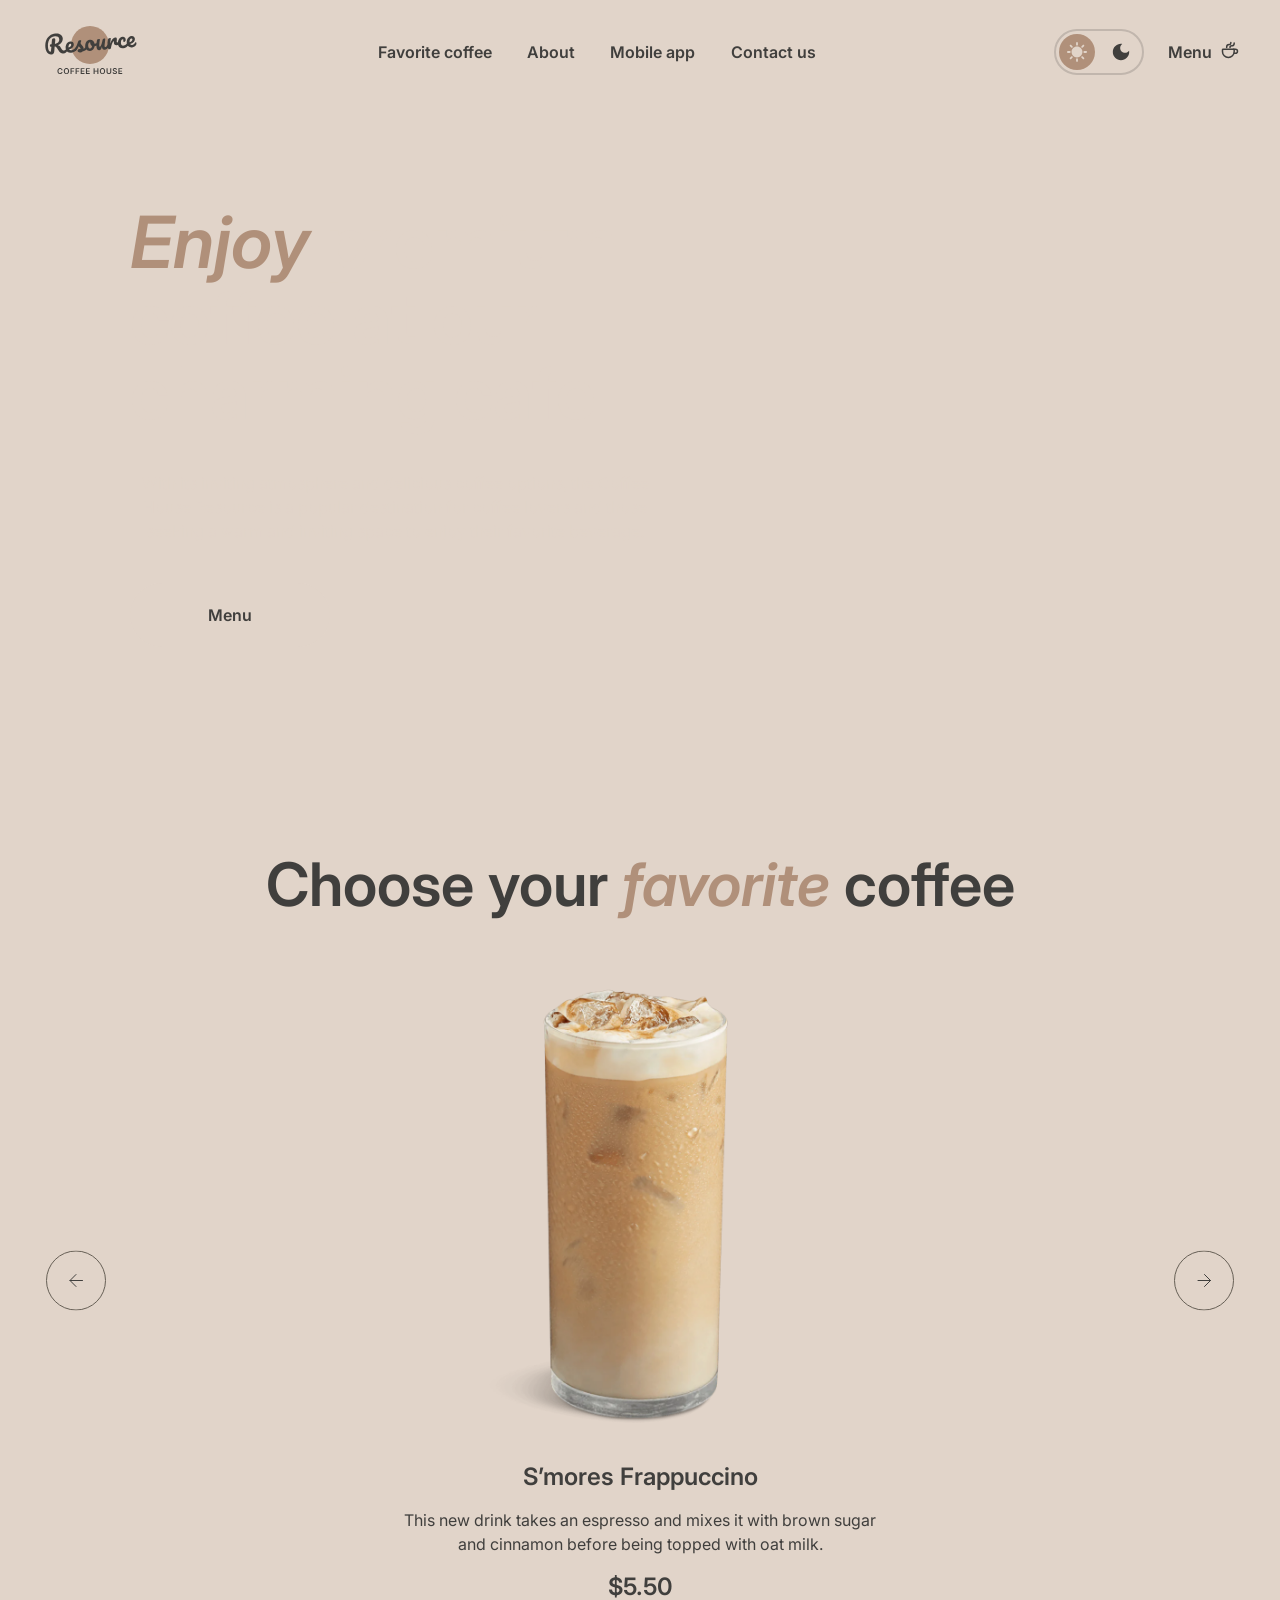
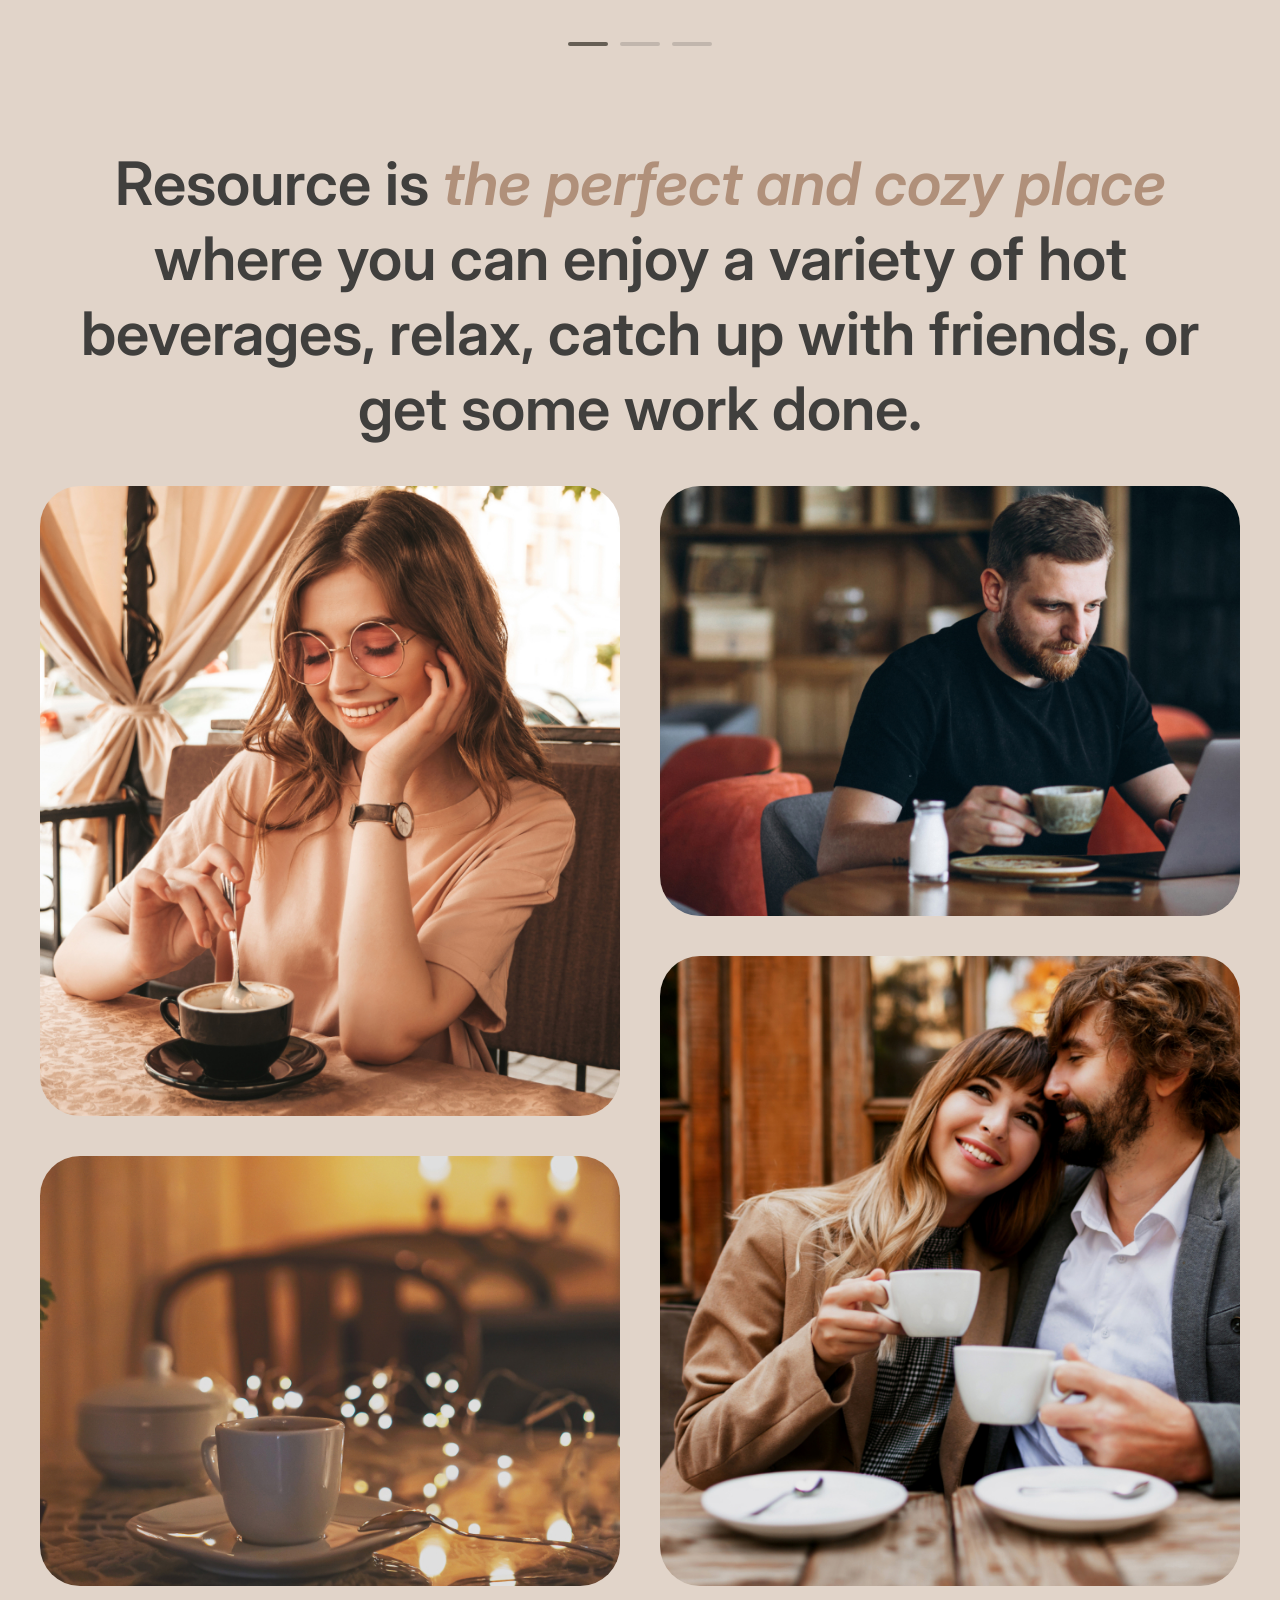
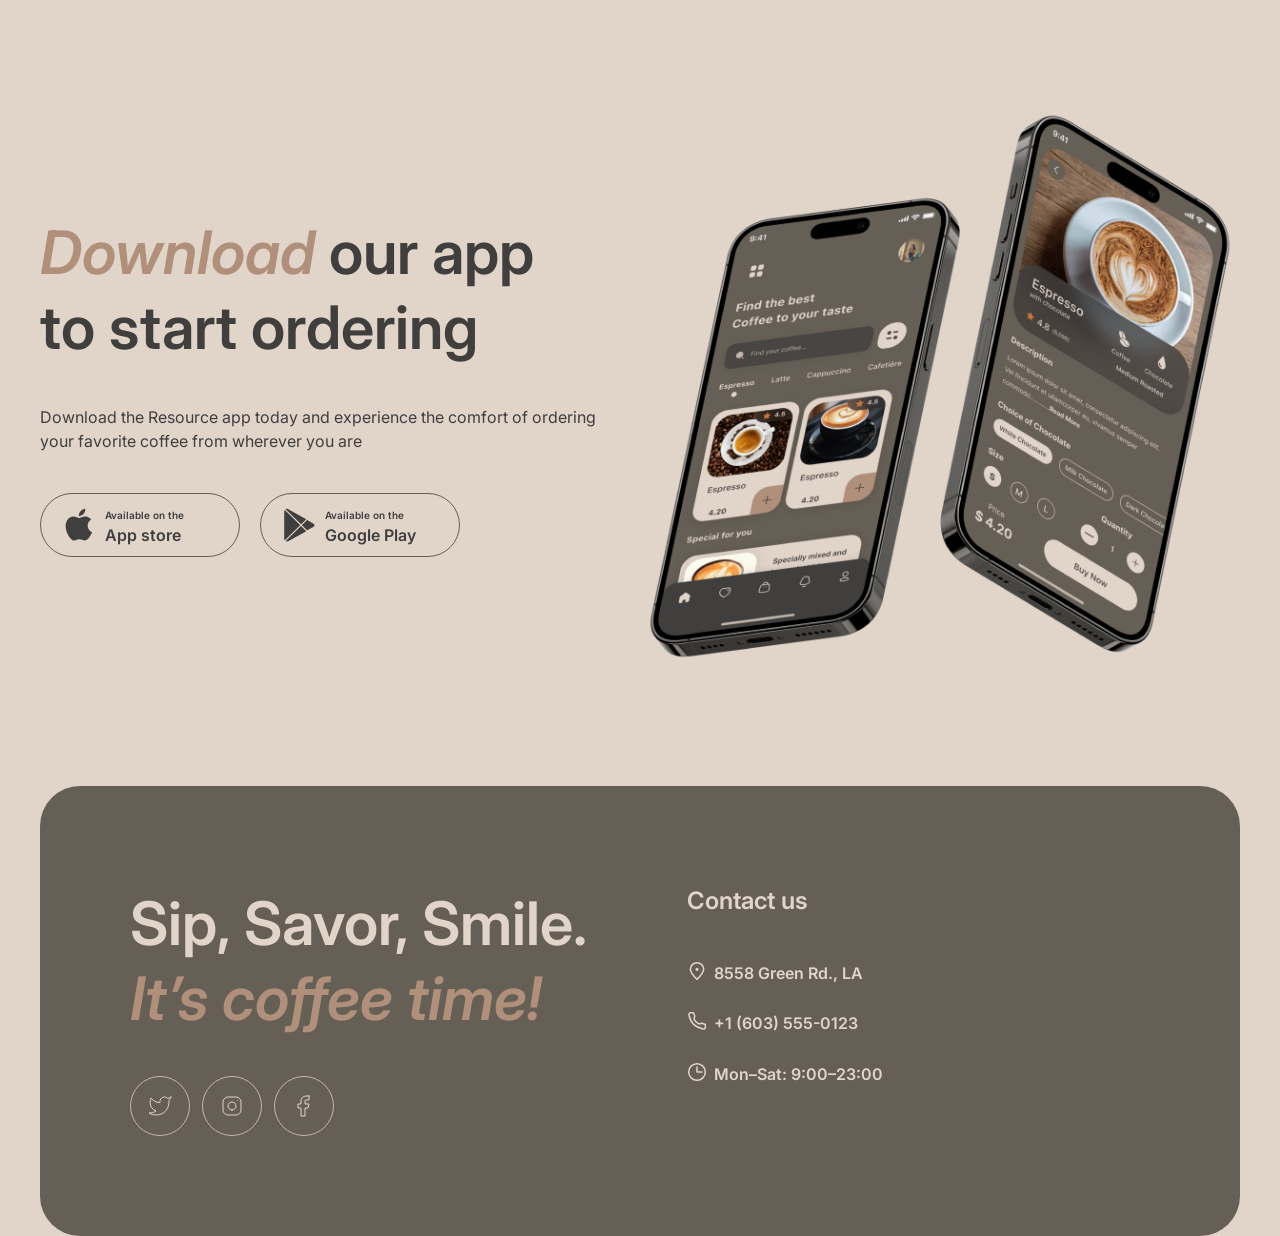
<file: pages/index.html>
<!DOCTYPE html>
<html lang="en">
<head>
  <meta charset="UTF-8">
  <meta name="viewport" content="width=device-width, initial-scale=1.0">
  <title>Coffee House</title>
  <link rel="preconnect" href="https://fonts.googleapis.com">
  <link rel="preconnect" href="https://fonts.gstatic.com" crossorigin>
  <link href="https://fonts.googleapis.com/css2?family=Inter:ital,opsz,wght@0,14..32,100..900;1,14..32,100..900&display=swap" rel="stylesheet">
  <link rel="icon" type="image/x-icon" href="../resources/favicon/favicon.ico">
  <link rel="icon" type="image/png" sizes="16x16" href="../resources/favicon/favicon-16x16.png">
  <link rel="icon" type="image/png" sizes="32x32" href="../resources/favicon/favicon-32x32.png">
  <link rel="apple-touch-icon" href="../resources/favicon/apple-touch-icon.png">
  <link rel="manifest" href="../resources/favicon/site.webmanifest">
  <link rel="stylesheet" href="../styles/reset.css">
  <link rel="stylesheet" href="../styles/variables.css">
  <link rel="stylesheet" href="../styles/themes.css">
  <link rel="stylesheet" href="../styles/layout.css">
  <link rel="stylesheet" href="../styles/base.css">
  <link rel="stylesheet" href="../styles/sections.css">
  <link rel="stylesheet" href="../styles/components.css">
  <link rel="stylesheet" href="../styles/adaptive.css">
</head>
<body>
  <div class="page-wrapper">
    <header class="header">
      <a href="index.html" aria-label="Logo" class="logo">
          <svg aria-hidden="true" width="100" height="60" viewBox="0 0 100 60" fill="none" xmlns="http://www.w3.org/2000/svg">
          <path d="M69 25C69 35.4934 60.4934 44 50 44C39.5066 44 31 35.4934 31 25C31 14.5066 39.5066 6 50 6C60.4934 6 69 14.5066 69 25Z" fill="var(--text-accent)"/>
          <path d="M95.6784 22.2913C95.8856 22.2732 96.0534 22.3548 96.1817 22.5364C96.326 22.7165 96.4127 22.9739 96.442 23.3086C96.4922 23.8824 96.4 24.3884 96.1652 24.8265C95.7789 25.5509 95.2359 26.1365 94.5362 26.5832C93.8524 27.0285 93.0084 27.295 92.0042 27.3829C90.4741 27.5168 89.2469 27.1664 88.3226 26.3318C87.3969 25.4812 86.8658 24.2749 86.7291 22.7129C86.6329 21.6131 86.7748 20.5727 87.1547 19.5919C87.5333 18.5951 88.1046 17.7822 88.8687 17.1532C89.6487 16.5229 90.5568 16.1623 91.5928 16.0717C92.5173 15.9908 93.2829 16.2049 93.8895 16.714C94.4948 17.2071 94.8386 17.9239 94.9209 18.8643C95.0171 19.9641 94.7016 20.9473 93.9743 21.814C93.2617 22.6633 91.9772 23.4021 90.1208 24.0303C90.5675 24.73 91.2451 25.0401 92.1537 24.9606C92.8072 24.9035 93.3279 24.7053 93.7158 24.3662C94.1197 24.0257 94.5692 23.4725 95.0643 22.7064C95.2346 22.4506 95.4393 22.3122 95.6784 22.2913ZM91.3914 18.4503C90.8016 18.5019 90.3295 18.8885 89.9751 19.6102C89.6365 20.3304 89.5098 21.1767 89.5949 22.149L89.5991 22.1968C90.5199 21.8914 91.2318 21.4918 91.7347 20.9981C92.2376 20.5044 92.4632 19.9626 92.4117 19.3729C92.3852 19.0701 92.2766 18.8386 92.0859 18.6786C91.9098 18.5013 91.6783 18.4252 91.3914 18.4503Z" fill="var(--text-primary)"/>
          <path d="M83.2976 28.1446C81.7356 28.2813 80.4779 27.9497 79.5245 27.1497C78.5857 26.3324 78.0529 25.1985 77.926 23.7481C77.813 22.457 77.969 21.303 78.394 20.2861C78.819 19.2692 79.4149 18.4622 80.1818 17.8651C80.9487 17.268 81.7784 16.9304 82.671 16.8523C83.5477 16.7756 84.2481 16.9793 84.7723 17.4635C85.311 17.9303 85.6159 18.5702 85.6871 19.383C85.7456 20.0525 85.6437 20.6316 85.3813 21.1203C85.1348 21.6076 84.7725 21.8722 84.2944 21.9141C83.9915 21.9406 83.7382 21.8904 83.5344 21.7637C83.3465 21.6356 83.2414 21.444 83.2191 21.189C83.2093 21.0774 83.2141 20.9485 83.2334 20.8023C83.2527 20.6561 83.2676 20.5504 83.278 20.4852C83.3367 20.2392 83.357 20.0125 83.3389 19.8053C83.3208 19.5981 83.2511 19.4436 83.1297 19.3418C83.0243 19.2386 82.876 19.1953 82.6847 19.2121C82.3181 19.2441 81.9901 19.4415 81.7006 19.8041C81.4097 20.1508 81.193 20.6114 81.0506 21.186C80.9081 21.7606 80.8661 22.3826 80.9247 23.0521C81.0865 24.901 81.9723 25.7551 83.5821 25.6142C84.2356 25.557 84.9181 25.2805 85.6296 24.7846C86.3556 24.2714 87.0469 23.5444 87.7034 22.6036C87.8752 22.3637 88.0806 22.2333 88.3197 22.2124C88.5269 22.1942 88.6946 22.2759 88.8229 22.4574C88.9672 22.6375 89.054 22.895 89.0832 23.2297C89.1362 23.8354 89.028 24.3427 88.7587 24.7518C88.0904 25.7418 87.2526 26.5378 86.2452 27.1399C85.2524 27.7247 84.2699 28.0596 83.2976 28.1446Z" fill="var(--text-primary)"/>
          <path d="M69.548 29.3476C68.9423 29.4006 68.4841 29.1195 68.1733 28.5042C67.8784 27.8876 67.6696 26.8779 67.5469 25.4753C67.3656 23.4032 67.4882 21.4089 67.9148 19.4924C68.0179 19.0177 68.2197 18.6627 68.5203 18.4276C68.8355 18.1752 69.288 18.0232 69.8778 17.9716C70.1965 17.9437 70.4232 17.964 70.5577 18.0326C70.6921 18.1011 70.7692 18.2469 70.7887 18.4701C70.811 18.7251 70.7416 19.3094 70.5806 20.2229C70.477 20.8744 70.3983 21.4434 70.3445 21.93C70.2907 22.4165 70.2626 23.0132 70.2602 23.7201C70.6663 22.3033 71.1584 21.136 71.7366 20.2181C72.3148 19.3002 72.8987 18.6308 73.4883 18.2098C74.0938 17.7874 74.6595 17.5532 75.1855 17.5072C76.2215 17.4166 76.7849 17.8893 76.8755 18.9253C76.8936 19.1325 76.8658 19.6409 76.7921 20.4504C76.7204 21.0991 76.6915 21.5032 76.7054 21.6626C76.7542 22.2204 76.9779 22.4819 77.3764 22.4471C77.8227 22.408 78.3658 22.0072 79.0057 21.2445C79.1948 21.0191 79.4009 20.8967 79.6241 20.8772C79.8313 20.8591 79.9991 20.9408 80.1274 21.1223C80.2702 21.2864 80.3549 21.5199 80.3814 21.8228C80.433 22.4125 80.314 22.8887 80.0245 23.2513C79.6187 23.7526 79.1275 24.1971 78.5511 24.5848C77.9893 24.9552 77.3736 25.1697 76.7042 25.2282C75.8594 25.3021 75.1951 25.1434 74.7111 24.7521C74.2431 24.3594 73.977 23.7965 73.9129 23.0633C73.892 22.8242 73.895 22.583 73.9219 22.3397C73.9258 22.0182 73.923 21.8016 73.9132 21.69C73.8909 21.435 73.7921 21.3151 73.6167 21.3305C73.3777 21.3514 73.0826 21.6503 72.7315 22.2271C72.395 22.7865 72.0738 23.5213 71.768 24.4314C71.4621 25.3415 71.2322 26.2932 71.0782 27.2864C70.9684 28.0509 70.8058 28.5791 70.5904 28.8709C70.3896 29.1455 70.0421 29.3044 69.548 29.3476Z" fill="var(--text-primary)"/>
          <path d="M59.2452 30.2488C58.5279 30.3116 57.9096 30.0364 57.3902 29.4233C56.8853 28.7929 56.5897 27.9836 56.5032 26.9954C56.3986 25.8 56.3828 24.7012 56.4557 23.699C56.5273 22.6809 56.6975 21.5979 56.9665 20.4501C57.0841 19.958 57.2772 19.5958 57.546 19.3635C57.8148 19.1312 58.26 18.9878 58.8816 18.9334C59.2323 18.9028 59.4762 18.9376 59.6135 19.038C59.7667 19.1371 59.8531 19.2981 59.8726 19.5213C59.8838 19.6488 59.8337 20.0868 59.7226 20.8354C59.6148 21.4391 59.534 21.9842 59.4802 22.4707C59.3078 24.1722 59.246 25.3019 59.2948 25.8598C59.3241 26.1945 59.3849 26.4301 59.4771 26.5666C59.568 26.6871 59.7011 26.7397 59.8764 26.7244C60.1155 26.7035 60.3895 26.4386 60.6983 25.9297C61.023 25.4195 61.3421 24.6608 61.6555 23.6536C61.9849 22.6451 62.2788 21.4148 62.5372 19.9627C62.6229 19.4734 62.7842 19.114 63.0211 18.8845C63.2739 18.6535 63.6633 18.5151 64.1893 18.4691C64.5559 18.437 64.8151 18.4625 64.967 18.5456C65.1174 18.6127 65.203 18.7658 65.224 19.0049C65.2588 19.4034 65.1551 20.5127 64.9128 22.3327C64.645 24.412 64.532 25.6907 64.5739 26.1688C64.6004 26.4717 64.685 26.7052 64.8279 26.8694C64.9693 27.0176 65.1437 27.0827 65.3509 27.0645C65.6697 27.0366 66.0275 26.8126 66.4244 26.3924C66.8358 25.9549 67.3698 25.2657 68.0263 24.3249C68.198 24.0851 68.4035 23.9547 68.6425 23.9337C68.8498 23.9156 69.0175 23.9973 69.1458 24.1788C69.2901 24.3589 69.3768 24.6163 69.4061 24.9511C69.4619 25.5886 69.3537 26.096 69.0815 26.4731C68.4701 27.3779 67.7896 28.1361 67.04 28.7477C66.3064 29.358 65.4375 29.707 64.4334 29.7949C63.6683 29.8618 63.0766 29.6165 62.6585 29.0588C62.2562 28.4997 62.0084 27.6862 61.9149 26.6183C61.7388 27.7259 61.4055 28.5982 60.9152 29.2354C60.4235 29.8566 59.8668 30.1944 59.2452 30.2488Z" fill="var(--text-primary)"/>
          <path d="M57.5606 22.8796C57.7678 22.8614 57.9362 22.9511 58.0659 23.1485C58.1956 23.346 58.2744 23.6041 58.3023 23.9229C58.3692 24.688 58.1779 25.1625 57.7282 25.3463C56.8011 25.7647 55.7659 26.048 54.6225 26.1963C54.4367 27.5616 53.9332 28.6898 53.1117 29.5808C52.2888 30.4559 51.3115 30.9429 50.1799 31.0419C49.2235 31.1256 48.3824 30.9663 47.6566 30.564C46.9467 30.1603 46.383 29.5913 45.9654 28.8569C45.5478 28.1225 45.3 27.309 45.2219 26.4164C45.1159 25.205 45.2529 24.1089 45.6328 23.1281C46.0114 22.1313 46.5841 21.3343 47.351 20.7372C48.1165 20.1242 48.9933 19.7744 49.9816 19.688C51.1929 19.582 52.2022 19.9193 53.0093 20.6999C53.8309 21.4632 54.3592 22.453 54.5941 23.6691C55.339 23.5558 56.2177 23.3183 57.23 22.9567C57.3547 22.9136 57.4649 22.8879 57.5606 22.8796ZM50.1494 28.4908C50.6595 28.4462 51.0797 28.2007 51.41 27.7542C51.7563 27.3063 51.959 26.6863 52.0182 25.8941C51.4948 25.6026 51.0739 25.1977 50.7555 24.6795C50.4531 24.1599 50.2754 23.5972 50.2224 22.9916C50.2001 22.7365 50.2017 22.4794 50.2272 22.2202L50.1076 22.2307C49.4701 22.2864 48.9633 22.644 48.5873 23.3032C48.2259 23.9452 48.094 24.824 48.1916 25.9398C48.2683 26.8164 48.4942 27.4712 48.8694 27.9042C49.2605 28.3357 49.6872 28.5313 50.1494 28.4908Z" fill="var(--text-primary)"/>
          <path d="M40.3093 32.4354C39.4805 32.508 38.8262 32.3725 38.3464 32.029C37.8826 31.6841 37.6298 31.2726 37.5879 30.7944C37.5517 30.38 37.6717 30.0081 37.9481 29.6787C38.2244 29.3494 38.6575 29.1589 39.2472 29.1073C39.4544 29.0892 39.6956 29.0922 39.9708 29.1163C40.2604 29.1231 40.4777 29.1282 40.6226 29.1316C40.5704 28.7185 40.4406 28.3364 40.2332 27.9851C40.0417 27.6325 39.8038 27.3 39.5195 26.9876C39.2338 26.6592 38.9682 26.3773 38.7228 26.1418C38.3109 27.1254 37.8851 27.9497 37.4454 28.6145C37.0216 29.278 36.5472 29.9137 36.0222 30.5218C35.7604 30.8338 35.4701 31.0038 35.1513 31.0316C34.8963 31.054 34.6814 30.9844 34.5067 30.823C34.3306 30.6457 34.2307 30.4216 34.207 30.1506C34.1791 29.8318 34.2648 29.5272 34.4643 29.2367L34.7416 28.827C35.5235 27.6664 36.1068 26.7159 36.4918 25.9756C36.7223 25.4896 36.9874 24.8481 37.2871 24.0509C37.5853 23.2379 37.8735 22.4016 38.1517 21.542C38.3932 20.8142 38.9921 20.4085 39.9484 20.3248C40.3947 20.2858 40.709 20.2984 40.8913 20.3628C41.0736 20.4271 41.1725 20.547 41.1878 20.7223C41.1962 20.8179 41.1775 20.9722 41.1319 21.1849C41.0863 21.3977 41.0167 21.6126 40.9233 21.8296C40.6866 22.4285 40.5857 22.9272 40.6205 23.3257C40.6415 23.5647 40.7442 23.8208 40.9286 24.0937C41.1291 24.3653 41.4235 24.7009 41.8118 25.1006C42.3804 25.7254 42.8131 26.2657 43.11 26.7216C43.4214 27.1601 43.6015 27.6583 43.6503 28.2162C43.6642 28.3756 43.6678 28.6001 43.6611 28.8898C44.4156 28.5187 45.2617 27.6335 46.1993 26.2345C46.371 25.9946 46.5765 25.8642 46.8155 25.8433C47.0227 25.8252 47.1905 25.9069 47.3188 26.0884C47.4631 26.2685 47.5498 26.5259 47.5791 26.8606C47.6321 27.4663 47.5239 27.9737 47.2545 28.3827C46.544 29.4407 45.8382 30.185 45.1371 30.6158C44.4505 31.0292 43.5747 31.2985 42.5095 31.4238C41.9194 32.0215 41.186 32.3587 40.3093 32.4354Z" fill="var(--text-primary)"/>
          <path d="M36.6171 26.7357C36.8243 26.7175 36.9921 26.7992 37.1204 26.9807C37.2646 27.1608 37.3514 27.4183 37.3807 27.753C37.4365 28.3905 37.3283 28.8979 37.0561 29.2751C36.5291 30.0439 35.7502 30.7786 34.7193 31.4791C33.7044 32.1782 32.5833 32.5815 31.3559 32.6888C29.6823 32.8353 28.3436 32.4947 27.3396 31.667C26.3356 30.8394 25.7646 29.6365 25.6266 28.0586C25.5304 26.9588 25.6722 25.9185 26.0522 24.9376C26.4308 23.9408 27.0021 23.1279 27.7662 22.4989C28.5462 21.8686 29.4542 21.508 30.4903 21.4174C31.4147 21.3365 32.1803 21.5506 32.787 22.0597C33.3923 22.5528 33.7361 23.2696 33.8183 24.21C33.9145 25.3098 33.599 26.293 32.8718 27.1597C32.1591 28.009 30.8826 28.7471 29.0422 29.3739C29.5048 30.0722 30.294 30.3726 31.4098 30.275C32.127 30.2122 32.9183 29.894 33.7836 29.3204C34.6634 28.7295 35.4025 27.9983 36.0009 27.1269C36.1726 26.887 36.378 26.7566 36.6171 26.7357ZM30.2888 23.796C29.6991 23.8476 29.227 24.2342 28.8725 24.9559C28.534 25.6761 28.4073 26.5224 28.4923 27.4947L28.4965 27.5425C29.4174 27.2371 30.1293 26.8375 30.6322 26.3438C31.1351 25.8501 31.3607 25.3083 31.3091 24.7186C31.2826 24.4158 31.174 24.1843 30.9834 24.0243C30.8072 23.847 30.5757 23.7709 30.2888 23.796Z" fill="var(--text-primary)"/>
          <path d="M27.6906 27.5167C27.8978 27.4986 28.0656 27.5803 28.1939 27.7618C28.3382 27.9419 28.4249 28.1993 28.4542 28.5341C28.5086 29.1557 28.4004 29.6631 28.1296 30.0561C27.4454 31.0476 26.7351 31.8324 25.9987 32.4108C25.261 32.9733 24.3581 33.3012 23.2902 33.3946C22.2541 33.4853 21.3451 33.2837 20.5631 32.79C19.797 32.2949 19.028 31.3985 18.256 30.1009C17.6351 29.063 17.151 28.3023 16.8035 27.8188C16.4547 27.3193 16.119 26.9712 15.7967 26.7745C15.4903 26.5765 15.1198 26.4724 14.6852 26.4622C14.6508 26.8025 14.5595 27.8705 14.4114 29.6663C14.3537 30.4744 14.3165 30.9675 14.3 31.1456C14.2256 32.1319 13.9724 32.9089 13.5402 33.4767C13.1067 34.0286 12.4038 34.3471 11.4315 34.4321C10.3636 34.5256 9.38799 34.2977 8.50477 33.7486C7.63609 33.1822 6.9298 32.3606 6.38589 31.2839C5.84059 30.1913 5.50518 28.9277 5.37968 27.4932C5.1454 24.8154 5.40544 22.4638 6.15978 20.4383C6.93006 18.4115 8.10738 16.8148 9.69174 15.6483C11.2906 14.4644 13.1899 13.7763 15.3895 13.5838C16.9196 13.45 18.223 13.5688 19.2994 13.9404C20.3759 14.312 21.1968 14.8826 21.762 15.6523C22.3432 16.4206 22.6784 17.3148 22.7676 18.3349C22.8457 19.2275 22.7073 20.1229 22.3522 21.0213C22.0117 21.9023 21.4476 22.7066 20.66 23.434C19.8724 24.1614 18.8869 24.7375 17.7034 25.1622C18.4866 25.3025 19.1057 25.5856 19.5605 26.0116C20.0154 26.4376 20.4891 27.0787 20.9816 27.9351C21.5115 28.8524 22.0112 29.5153 22.4806 29.924C22.966 30.3312 23.4955 30.5098 24.0693 30.4596C24.5794 30.4149 25.0509 30.205 25.4838 29.8299C25.9154 29.4388 26.4456 28.7981 27.0744 27.9079C27.2461 27.6681 27.4515 27.5377 27.6906 27.5167ZM11.3837 26.727C10.8418 26.7744 10.4561 26.6797 10.2266 26.4428C10.013 26.2045 9.89225 25.9259 9.86436 25.6071C9.8309 25.2246 9.92394 24.9113 10.1435 24.6672C10.379 24.4218 10.6562 24.2851 10.9749 24.2572L11.5727 24.2049C11.691 22.6206 11.8123 21.2528 11.9364 20.1016C12.053 19.0474 12.6771 18.4708 13.8088 18.3718C14.7173 18.2923 15.2071 18.659 15.2782 19.4719C15.2936 19.6473 15.2975 19.7835 15.2899 19.8805L14.9199 23.9121C15.7764 23.789 16.5393 23.5134 17.2085 23.0855C17.8937 22.6561 18.4149 22.0966 18.7722 21.4068C19.1454 20.7156 19.2957 19.9556 19.2232 19.1268C19.1353 18.1226 18.7236 17.3636 17.988 16.8498C17.2524 16.3359 16.2232 16.1369 14.9002 16.2526C13.3382 16.3893 12.0016 16.8997 10.8904 17.7839C9.79381 18.6508 8.98568 19.8779 8.46605 21.4653C7.94503 23.0366 7.78003 24.9142 7.97108 27.0978C8.06033 28.1179 8.24063 28.9855 8.51198 29.7006C8.78334 30.4157 9.08648 30.9432 9.42139 31.2834C9.75631 31.6235 10.0592 31.7817 10.3302 31.7579C10.5374 31.7398 10.6957 31.6216 10.8051 31.4032C10.9304 31.1834 11.0127 30.839 11.052 30.3698L11.3837 26.727Z" fill="var(--text-primary)"/>
          <path d="M78.4033 54.0001V48.1819H82.1874V49.0654H79.4573V50.645H81.9914V51.5285H79.4573V53.1165H82.2101V54.0001H78.4033Z" fill="var(--text-primary)"/>
          <path d="M75.9698 49.7813C75.9433 49.5332 75.8316 49.34 75.6346 49.2017C75.4395 49.0635 75.1857 48.9943 74.8732 48.9943C74.6535 48.9943 74.4651 49.0275 74.3079 49.0938C74.1507 49.1601 74.0304 49.25 73.9471 49.3637C73.8638 49.4773 73.8211 49.607 73.8192 49.7529C73.8192 49.8741 73.8467 49.9792 73.9016 50.0682C73.9585 50.1572 74.0352 50.233 74.1317 50.2955C74.2283 50.3561 74.3353 50.4072 74.4528 50.4489C74.5702 50.4906 74.6886 50.5256 74.8079 50.554L75.3533 50.6904C75.573 50.7415 75.7842 50.8106 75.9869 50.8977C76.1914 50.9849 76.3742 51.0947 76.5352 51.2273C76.698 51.3599 76.8268 51.5199 76.9215 51.7074C77.0162 51.8949 77.0636 52.1146 77.0636 52.3665C77.0636 52.7074 76.9764 53.0076 76.8022 53.2671C76.628 53.5246 76.3761 53.7263 76.0465 53.8722C75.7189 54.0161 75.3221 54.0881 74.8562 54.0881C74.4035 54.0881 74.0105 54.018 73.6772 53.8779C73.3458 53.7377 73.0863 53.5332 72.8988 53.2642C72.7132 52.9953 72.6128 52.6676 72.5977 52.2813H73.6346C73.6497 52.4839 73.7122 52.6525 73.8221 52.787C73.9319 52.9214 74.0749 53.0218 74.2511 53.0881C74.4291 53.1544 74.628 53.1875 74.8477 53.1875C75.0768 53.1875 75.2776 53.1534 75.4499 53.0852C75.6242 53.0152 75.7605 52.9186 75.859 52.7955C75.9575 52.6705 76.0077 52.5246 76.0096 52.358C76.0077 52.2065 75.9632 52.0815 75.8761 51.983C75.7889 51.8826 75.6668 51.7993 75.5096 51.733C75.3543 51.6648 75.1725 51.6042 74.9641 51.5512L74.3022 51.3807C73.823 51.2576 73.4442 51.071 73.1658 50.821C72.8893 50.5692 72.7511 50.2349 72.7511 49.8182C72.7511 49.4754 72.8439 49.1752 73.0295 48.9176C73.217 48.6601 73.4717 48.4602 73.7937 48.3182C74.1156 48.1743 74.4802 48.1023 74.8874 48.1023C75.3003 48.1023 75.6621 48.1743 75.9727 48.3182C76.2852 48.4602 76.5304 48.6582 76.7085 48.912C76.8865 49.1638 76.9783 49.4536 76.984 49.7813H75.9698Z" fill="var(--text-primary)"/>
          <path d="M70.2086 48.1819H71.2626V51.983C71.2626 52.3997 71.1641 52.7662 70.9672 53.0825C70.7721 53.3987 70.4975 53.6459 70.1433 53.8239C69.7891 54.0001 69.3753 54.0881 68.9018 54.0881C68.4264 54.0881 68.0117 54.0001 67.6575 53.8239C67.3033 53.6459 67.0287 53.3987 66.8336 53.0825C66.6386 52.7662 66.541 52.3997 66.541 51.983V48.1819H67.595V51.895C67.595 52.1374 67.648 52.3533 67.7541 52.5427C67.862 52.7321 68.0136 52.8807 68.2086 52.9887C68.4037 53.0948 68.6348 53.1478 68.9018 53.1478C69.1689 53.1478 69.3999 53.0948 69.595 52.9887C69.792 52.8807 69.9435 52.7321 70.0495 52.5427C70.1556 52.3533 70.2086 52.1374 70.2086 51.895V48.1819Z" fill="var(--text-primary)"/>
          <path d="M65.1444 51.0909C65.1444 51.7178 65.027 52.2548 64.7922 52.7017C64.5592 53.1468 64.241 53.4877 63.8376 53.7245C63.4361 53.9612 62.9806 54.0796 62.4711 54.0796C61.9617 54.0796 61.5052 53.9612 61.1018 53.7245C60.7003 53.4858 60.3821 53.144 60.1473 52.6989C59.9143 52.2519 59.7979 51.7159 59.7979 51.0909C59.7979 50.464 59.9143 49.9281 60.1473 49.483C60.3821 49.036 60.7003 48.6942 61.1018 48.4574C61.5052 48.2207 61.9617 48.1023 62.4711 48.1023C62.9806 48.1023 63.4361 48.2207 63.8376 48.4574C64.241 48.6942 64.5592 49.036 64.7922 49.483C65.027 49.9281 65.1444 50.464 65.1444 51.0909ZM64.0848 51.0909C64.0848 50.6496 64.0157 50.2775 63.8774 49.9745C63.741 49.6695 63.5516 49.4394 63.3092 49.2841C63.0668 49.1269 62.7874 49.0483 62.4711 49.0483C62.1549 49.0483 61.8755 49.1269 61.6331 49.2841C61.3907 49.4394 61.2003 49.6695 61.0621 49.9745C60.9257 50.2775 60.8575 50.6496 60.8575 51.0909C60.8575 51.5322 60.9257 51.9053 61.0621 52.2102C61.2003 52.5133 61.3907 52.7434 61.6331 52.9006C61.8755 53.0559 62.1549 53.1335 62.4711 53.1335C62.7874 53.1335 63.0668 53.0559 63.3092 52.9006C63.5516 52.7434 63.741 52.5133 63.8774 52.2102C64.0157 51.9053 64.0848 51.5322 64.0848 51.0909Z" fill="var(--text-primary)"/>
          <path d="M53.5918 54.0001V48.1819H54.6458V50.645H57.3418V48.1819H58.3986V54.0001H57.3418V51.5285H54.6458V54.0001H53.5918Z" fill="var(--text-primary)"/>
          <path d="M45.9482 54.0001V48.1819H49.7323V49.0654H47.0022V50.645H49.5363V51.5285H47.0022V53.1165H49.7551V54.0001H45.9482Z" fill="var(--text-primary)"/>
          <path d="M40.6895 54.0001V48.1819H44.4735V49.0654H41.7434V50.645H44.2775V51.5285H41.7434V53.1165H44.4963V54.0001H40.6895Z" fill="var(--text-primary)"/>
          <path d="M35.6016 54.0001V48.1819H39.3288V49.0654H36.6555V50.645H39.0732V51.5285H36.6555V54.0001H35.6016Z" fill="var(--text-primary)"/>
          <path d="M30.5137 54.0001V48.1819H34.2409V49.0654H31.5676V50.645H33.9853V51.5285H31.5676V54.0001H30.5137Z" fill="var(--text-primary)"/>
          <path d="M29.1181 51.0909C29.1181 51.7178 29.0007 52.2548 28.7658 52.7017C28.5328 53.1468 28.2147 53.4877 27.8113 53.7245C27.4097 53.9612 26.9542 54.0796 26.4448 54.0796C25.9353 54.0796 25.4789 53.9612 25.0755 53.7245C24.6739 53.4858 24.3558 53.144 24.1209 52.6989C23.888 52.2519 23.7715 51.7159 23.7715 51.0909C23.7715 50.464 23.888 49.9281 24.1209 49.483C24.3558 49.036 24.6739 48.6942 25.0755 48.4574C25.4789 48.2207 25.9353 48.1023 26.4448 48.1023C26.9542 48.1023 27.4097 48.2207 27.8113 48.4574C28.2147 48.6942 28.5328 49.036 28.7658 49.483C29.0007 49.9281 29.1181 50.464 29.1181 51.0909ZM28.0584 51.0909C28.0584 50.6496 27.9893 50.2775 27.851 49.9745C27.7147 49.6695 27.5253 49.4394 27.2828 49.2841C27.0404 49.1269 26.7611 49.0483 26.4448 49.0483C26.1285 49.0483 25.8491 49.1269 25.6067 49.2841C25.3643 49.4394 25.1739 49.6695 25.0357 49.9745C24.8993 50.2775 24.8311 50.6496 24.8311 51.0909C24.8311 51.5322 24.8993 51.9053 25.0357 52.2102C25.1739 52.5133 25.3643 52.7434 25.6067 52.9006C25.8491 53.0559 26.1285 53.1335 26.4448 53.1335C26.7611 53.1335 27.0404 53.0559 27.2828 52.9006C27.5253 52.7434 27.7147 52.5133 27.851 52.2102C27.9893 51.9053 28.0584 51.5322 28.0584 51.0909Z" fill="var(--text-primary)"/>
          <path d="M22.5536 50.1449H21.4911C21.4608 49.9707 21.4049 49.8163 21.3235 49.6818C21.2421 49.5455 21.1407 49.4299 21.0195 49.3352C20.8983 49.2406 20.7601 49.1695 20.6048 49.1222C20.4513 49.0729 20.2856 49.0483 20.1076 49.0483C19.7913 49.0483 19.511 49.1279 19.2667 49.287C19.0224 49.4442 18.8311 49.6752 18.6928 49.9801C18.5546 50.2832 18.4854 50.6534 18.4854 51.0909C18.4854 51.536 18.5546 51.911 18.6928 52.2159C18.833 52.519 19.0243 52.7481 19.2667 52.9034C19.511 53.0568 19.7904 53.1335 20.1048 53.1335C20.279 53.1335 20.4419 53.1108 20.5934 53.0654C20.7468 53.018 20.8841 52.9489 21.0053 52.858C21.1284 52.7671 21.2317 52.6553 21.315 52.5227C21.4002 52.3902 21.4589 52.2387 21.4911 52.0682L22.5536 52.0739C22.5138 52.3504 22.4277 52.6099 22.2951 52.8523C22.1644 53.0947 21.993 53.3087 21.7809 53.4943C21.5688 53.6781 21.3207 53.822 21.0366 53.9262C20.7525 54.0284 20.4371 54.0796 20.0906 54.0796C19.5792 54.0796 19.1228 53.9612 18.7212 53.7245C18.3197 53.4877 18.0034 53.1459 17.7724 52.6989C17.5413 52.2519 17.4258 51.7159 17.4258 51.0909C17.4258 50.464 17.5423 49.9281 17.7752 49.483C18.0082 49.036 18.3254 48.6942 18.7269 48.4574C19.1284 48.2207 19.583 48.1023 20.0906 48.1023C20.4144 48.1023 20.7156 48.1477 20.994 48.2387C21.2724 48.3296 21.5205 48.4631 21.7383 48.6392C21.9561 48.8135 22.1351 49.0275 22.2752 49.2813C22.4173 49.5332 22.5101 49.821 22.5536 50.1449Z" fill="var(--text-primary)"/>
        </svg>
      </a>

      <nav class="header__nav">
        <ul class="nav__list">
          <li class="nav__item">
            <a href="#fav-coffee" class="action-link">Favorite coffee</a>
          </li>
          <li class="nav__item">
            <a href="#about" class="action-link">About</a>
          </li>
          <li class="nav__item">
            <a href="#app" class="action-link">Mobile app</a>
          </li>
          <li class="nav__item">
            <a href="#contact" class="action-link">Contact us</a>
          </li>
        </ul>
      </nav>

      <div class="header__actions">
        <div class="theme-switch">
          <button class="theme-button theme-button--light theme-button--current" type="button">
            <span class="visually-hidden">Switch to the light theme</span>           
            <svg aria-hidden="true" width="22" height="22" viewBox="0 0 22 22" fill="none" xmlns="http://www.w3.org/2000/svg">
              <path d="M10 3V1C10 0.45 10.45 0 11 0C11.55 0 12 0.45 12 1V3C12 3.55 11.55 4 11 4C10.45 4 10 3.55 10 3ZM17.36 6.05L18.77 4.63C19.16 4.24 19.16 3.61 18.77 3.22C18.38 2.83 17.75 2.83 17.36 3.22L15.95 4.64C15.56 5.03 15.56 5.66 15.95 6.05C16.34 6.44 16.97 6.44 17.36 6.05ZM21 10H19C18.45 10 18 10.45 18 11C18 11.55 18.45 12 19 12H21C21.55 12 22 11.55 22 11C22 10.45 21.55 10 21 10ZM11 18C10.45 18 10 18.45 10 19V21C10 21.55 10.45 22 11 22C11.55 22 12 21.55 12 21V19C12 18.45 11.55 18 11 18ZM4.64 6.05L3.22 4.64C2.83 4.25 2.83 3.61 3.22 3.23C3.61 2.85 4.25 2.84 4.63 3.23L6.04 4.64C6.43 5.03 6.43 5.67 6.04 6.05C5.65 6.43 5.02 6.44 4.64 6.05ZM15.95 15.95C15.56 16.34 15.56 16.98 15.95 17.36L17.36 18.77C17.75 19.16 18.39 19.16 18.77 18.77C19.16 18.38 19.16 17.74 18.77 17.36L17.36 15.95C16.98 15.56 16.34 15.56 15.95 15.95ZM1 12H3C3.55 12 4 11.55 4 11C4 10.45 3.55 10 3 10H1C0.45 10 0 10.45 0 11C0 11.55 0.45 12 1 12ZM4.64 18.78L6.05 17.37C6.44 16.98 6.44 16.34 6.05 15.96C5.66 15.58 5.02 15.57 4.64 15.96L3.23 17.37C2.84 17.76 2.84 18.4 3.23 18.78C3.61 19.17 4.25 19.17 4.64 18.78ZM11 5C7.69 5 5 7.69 5 11C5 14.31 7.69 17 11 17C14.31 17 17 14.31 17 11C17 7.69 14.31 5 11 5Z" fill="var(--text-inverse)"/>
            </svg>
          </button>
          <button class="theme-button theme-button--dark" type="button">
            <span class="visually-hidden">Switch to the dark theme</span>
            <svg aria-hidden="true" width="22" height="22" viewBox="0 0 22 22" fill="none" xmlns="http://www.w3.org/2000/svg">
              <path d="M11 2C6.03 2 2 6.03 2 11C2 15.97 6.03 20 11 20C15.97 20 20 15.97 20 11C20 10.54 19.96 10.08 19.9 9.64C18.92 11.01 17.32 11.9 15.5 11.9C12.52 11.9 10.1 9.48 10.1 6.5C10.1 4.69 10.99 3.08 12.36 2.1C11.92 2.04 11.46 2 11 2Z" fill="var(--text-primary)"/>
            </svg>
          </button>
        </div>

        <a href="catalog.html" class="action-link header__menu-link">
          <span>Menu</span>
          <svg aria-hidden="true" width="20" height="20" viewBox="0 0 20 20" fill="none" xmlns="http://www.w3.org/2000/svg">
            <path d="M14.167 9.76667V11.6667C14.167 14.8883 11.5553 17.5 8.33366 17.5C5.112 17.5 2.50033 14.8883 2.50033 11.6667V9.76667C2.50033 9.4353 2.76896 9.16667 3.10033 9.16667H13.567C13.8984 9.16667 14.167 9.4353 14.167 9.76667Z" stroke="var(--text-primary)" stroke-width="1.5" stroke-linecap="round" stroke-linejoin="round"/>
            <path d="M10.0003 7.50008C10.0003 6.66675 10.5956 5.83341 11.786 5.83341C13.101 5.83341 14.167 4.76743 14.167 3.45246V2.91675" stroke="var(--text-primary)" stroke-width="1.5" stroke-linecap="round" stroke-linejoin="round"/>
            <path d="M6.66634 7.5V7.08333C6.66634 5.70262 7.78563 4.58333 9.16634 4.58333C10.0868 4.58333 10.833 3.83714 10.833 2.91667V2.5" stroke="var(--text-primary)" stroke-width="1.5" stroke-linecap="round" stroke-linejoin="round"/>
            <path d="M13.333 9.16675H15.4163C16.5669 9.16675 17.4997 10.0995 17.4997 11.2501C17.4997 12.4007 16.5669 13.3334 15.4163 13.3334H14.1663" stroke="var(--text-primary)" stroke-width="1.5" stroke-linecap="round" stroke-linejoin="round"/>
          </svg>
        </a>
        
        <button id="burger-menu-btn" aria-controls="burger-menu-nav" aria-label="Open navigation" class="burger-menu__button rounded-button" type="button" aria-expanded="false">
          <span class="burger-menu__line"></span>
          <span class="burger-menu__line"></span>
        </button>
      </div>
    </header>

      <div class="burger-menu" id="burger-menu-nav" aria-labelledby="burger-menu-btn" role="menu">
        <nav>
          <ul class="burger-menu__list">
          <li class="burger-menu__item">
            <a href="#fav-coffee" class="burger-link">Favorite coffee</a>
          </li>
          <li class="burger-menu__item">
            <a href="#about" class="burger-link">About</a>
          </li>
          <li class="burger-menu__item">
            <a href="#app" class="burger-link">Mobile app</a>
          </li>
          <li class="burger-menu__item">
            <a href="#contact" class="burger-link">Contact us</a>
          </li>
          <li  class="burger-menu__item">
            <a href="catalog.html" class="burger-link burger-menu-link">
              <span>Menu</span>
              <svg aria-hidden="true" width="20" height="20" viewBox="0 0 20 20" fill="none" xmlns="http://www.w3.org/2000/svg">
                <path d="M14.167 9.76667V11.6667C14.167 14.8883 11.5553 17.5 8.33366 17.5C5.112 17.5 2.50033 14.8883 2.50033 11.6667V9.76667C2.50033 9.4353 2.76896 9.16667 3.10033 9.16667H13.567C13.8984 9.16667 14.167 9.4353 14.167 9.76667Z" stroke="var(--text-primary)" stroke-width="1.5" stroke-linecap="round" stroke-linejoin="round"/>
                <path d="M10.0003 7.50008C10.0003 6.66675 10.5956 5.83341 11.786 5.83341C13.101 5.83341 14.167 4.76743 14.167 3.45246V2.91675" stroke="var(--text-primary)" stroke-width="1.5" stroke-linecap="round" stroke-linejoin="round"/>
                <path d="M6.66634 7.5V7.08333C6.66634 5.70262 7.78563 4.58333 9.16634 4.58333C10.0868 4.58333 10.833 3.83714 10.833 2.91667V2.5" stroke="var(--text-primary)" stroke-width="1.5" stroke-linecap="round" stroke-linejoin="round"/>
                <path d="M13.333 9.16675H15.4163C16.5669 9.16675 17.4997 10.0995 17.4997 11.2501C17.4997 12.4007 16.5669 13.3334 15.4163 13.3334H14.1663" stroke="var(--text-primary)" stroke-width="1.5" stroke-linecap="round" stroke-linejoin="round"/>
              </svg>
            </a>
          </li>
          </ul>
        </nav>
      </div>

      <main class="main">
        <section id="hero" class="hero section">
          <div class="hero__text-wrapper">
            <h1 class="hero__title heading-h1">
              <span class="text-accent">Enjoy</span> premium coffee at our charming cafe
            </h1>
          <p class="hero_description text-description">
            With its inviting atmosphere and delicious coffee options, the Coffee House Resource is a popular destination for coffee lovers and those seeking a warm and inviting space to enjoy their favorite beverage.
          </p>
          <a href="catalog.html" class="oval-button hero__button">
            <span>Menu</span>
            <svg aria-hidden="true" width="20" height="20" viewBox="0 0 20 20" fill="none" xmlns="http://www.w3.org/2000/svg">
              <path d="M14.1665 9.76667V11.6667C14.1665 14.8883 11.5548 17.5 8.33317 17.5C5.11151 17.5 2.49984 14.8883 2.49984 11.6667V9.76667C2.49984 9.4353 2.76847 9.16667 3.09984 9.16667H13.5665C13.8979 9.16667 14.1665 9.4353 14.1665 9.76667Z" stroke="var(--text-primary)" stroke-width="1.5" stroke-linecap="round" stroke-linejoin="round"/>
              <path d="M9.99984 7.49996C9.99984 6.66663 10.5951 5.83329 11.7856 5.83329C13.1005 5.83329 14.1665 4.7673 14.1665 3.45234V2.91663" stroke="var(--text-primary)" stroke-width="1.5" stroke-linecap="round" stroke-linejoin="round"/>
              <path d="M6.66683 7.5V7.08333C6.66683 5.70262 7.78612 4.58333 9.16683 4.58333C10.0873 4.58333 10.8335 3.83714 10.8335 2.91667V2.5" stroke="var(--text-primary)" stroke-width="1.5" stroke-linecap="round" stroke-linejoin="round"/>
              <path d="M13.3335 9.16663H15.4168C16.5674 9.16663 17.5002 10.0994 17.5002 11.25C17.5002 12.4006 16.5674 13.3333 15.4168 13.3333H14.1668" stroke="var(--text-primary)" stroke-width="1.5" stroke-linecap="round" stroke-linejoin="round"/>
            </svg>
          </a>
        </div>
      </section>

      <section class="slider section" id="fav-coffee">
        <h2 class="heading-h2 slider__title">
          Choose your <span class="text-accent">favorite</span> coffee
        </h2>

        <div class="slider__viewport">
          <button class="slider__control slider-arrow slider-arrow-left" aria-label="previous slide" type="button">
            <svg aria-hidden="true" width="60" height="60" viewBox="0 0 60 60" fill="none" xmlns="http://www.w3.org/2000/svg">
              <rect x="0.5" y="0.5" width="59" height="59" rx="29.5" stroke="var(--border-inverse)"/>
              <path d="M36.5 30H24M30 36L24 30L30 24" stroke="var(--text-primary)" stroke-linecap="round" stroke-linejoin="round"/>
            </svg>
          </button>

          <div class="slider__track">
            <article class="slider__cart">
              <figure>
                <img class="slider-cart__img" src="../resources/slider/coffee-slider-1.png" alt="S’mores Frappuccino" width="480" height="480">
              </figure>
              <div class="slider-cart__text">
                <h3 class="heading-h3">S’mores Frappuccino</h3>
                <p class="text-description">This new drink takes an espresso and mixes it with brown sugar and cinnamon before being topped with oat milk.</p>
                <p class="heading-h3">$5.50</p>
              </div>
              </article>

            <article class="slider__cart">
              <figure>
                <img class="slider-cart__img" src="../resources/slider/coffee-slider-2.png" alt="Caramel Macchiato" width="480" height="480">
              </figure>
              <div class="slider-cart__text">
                <h3 class="heading-h3">Caramel Macchiato</h3>
                <p class="text-description">Fragrant and unique classic espresso with rich caramel-peanut syrup, with cream under whipped thick foam.</p>
                <p class="heading-h3">$5.00</p>
              </div>
              </article>

            <article class="slider__cart">
              <figure>
                <img class="slider-cart__img" src="../resources/slider/coffee-slider-3.png" alt="Ice coffee" width="480" height="480">
              </figure>
              <div class="slider-cart__text">
                <h3 class="heading-h3">Ice coffee</h3>
                <p class="text-description">A popular summer drink that tones and invigorates. Prepared from coffee, milk and ice.</p>
                <p class="heading-h3">$4.50</p>
              </div>
              </article>
            </div>

            <button class="slider__control slider-arrow slider-arrow-right" aria-label="next slide" type="button">
              <svg aria-hidden="true" width="60" height="60" viewBox="0 0 60 60" fill="none" xmlns="http://www.w3.org/2000/svg">
                <rect x="0.5" y="0.5" width="59" height="59" rx="29.5" stroke="var(--border-inverse)"/>
                <path d="M24 30H36.5M30.5 36L36.5 30L30.5 24" stroke="var(--text-primary)" stroke-linecap="round" stroke-linejoin="round"/>
              </svg>
            </button>
        </div>

        <div class="slider__pagination">
          <button class="slider__dot slider__dot--current" type="button" aria-label="slide 1"></button>
          <button class="slider__dot" type="button" aria-label="slide 2"></button>
          <button class="slider__dot" type="button" aria-label="slide 3"></button>
        </div>
      </section>

      <section class="section about" id="about">
        <h2 class="about__title heading-h2">
          Resource is <span class="text-accent">the perfect and cozy place</span> where you can enjoy a variety of hot beverages, relax, catch up with friends, or get some work done.
        </h2>
        <div class="about__gallery">
          <figure class="about__img-wrapper">
            <img class="about__img" src="../resources/about/about-1.jpg" alt="Smiling woman in glasses drinks coffee at café.">
          </figure>
          <figure class="about__img-wrapper">
            <img class="about__img" src="../resources/about/about-2.jpg" alt="White coffee cup on saucer with spoon amid warm fairy lights.">
          </figure>
          <figure class="about__img-wrapper">
            <img class="about__img" src="../resources/about/about-3.jpg" alt="Bearded man in black t‑shirt works on laptop with coffee.">
          </figure>
          <figure class="about__img-wrapper">
            <img class="about__img" src="../resources/about/about-4.jpg" alt="Smiling couple share coffee at a table in a cafe.">
          </figure>    
        </div>
      </section>
      
      <section id="app" class="section app">
        <div class="app__content-wrapper">
          <h2 class="heading-h2 app__title">
            <span class="text-accent">Download</span> our app to start ordering
          </h2>
          <p class="text-description app__text-description">
            Download the Resource app today and experience the comfort of ordering your favorite coffee from wherever you are  
          </p>
          <div class="app__actions">
            <a class="app__action" href="https://www.apple.com/app-store/" target="_blank" rel="noreferrer noopener">
              <svg aria-hidden="true" width="36" height="36" viewBox="0 0 36 36" fill="none" xmlns="http://www.w3.org/2000/svg">
                <path d="M26.7073 18.6307C26.6704 14.6324 30.065 12.6872 30.2203 12.5966C28.2977 9.86366 25.3178 9.49026 24.2707 9.46048C21.7679 9.20369 19.3403 10.9206 18.0654 10.9206C16.765 10.9206 14.8017 9.48529 12.6858 9.52747C9.96293 9.56841 7.41566 11.1055 6.0186 13.4923C3.13542 18.359 5.28572 25.5108 8.04802 29.4446C9.42981 31.3712 11.0444 33.5223 13.1578 33.4466C15.2254 33.3635 15.9978 32.1614 18.4929 32.1614C20.9651 32.1614 21.6903 33.4466 23.8457 33.3983C26.0647 33.3635 27.4618 31.463 28.7952 29.519C30.392 27.3108 31.0333 25.1362 31.0588 25.0245C31.0066 25.0071 26.7493 23.4229 26.7073 18.6307Z" fill="var(--text-primary)"/>
                <path d="M22.6357 6.87268C23.7477 5.51675 24.5086 3.67205 24.2974 1.80005C22.6879 1.86952 20.675 2.88554 19.5159 4.21169C18.4903 5.38029 17.5742 7.29571 17.8109 9.097C19.6189 9.2285 21.4753 8.20752 22.6357 6.87268Z" fill="var(--text-primary)"/>
              </svg>
              <span>
                <span class="text-caption">Available on the</span>
                <br>
                <span class="action-link">App store</span>
              </span>
            </a>
            
            <a class="app__action" href="https://play.google.com/store/apps/" target="_blank" rel="noreferrer noopener">
              <svg aria-hidden="true" width="36" height="36" viewBox="0 0 36 36" fill="none" xmlns="http://www.w3.org/2000/svg">
                <path d="M3.7558 3.20297C3.39335 3.57289 3.18359 4.14884 3.18359 4.89471V31.4994C3.18359 32.2453 3.39335 32.8212 3.7558 33.1911L3.84525 33.2723L19.1359 18.37V18.0181L3.84525 3.11575L3.7558 3.20297Z" fill="var(--text-primary)"/>
                <path d="M26.0776 23.34L20.9863 18.37V18.0181L26.0837 13.0482L26.1979 13.1128L32.2345 16.4617C33.9573 17.4121 33.9573 18.976 32.2345 19.9324L26.1979 23.2753L26.0776 23.34V23.34Z" fill="var(--text-primary)"/>
                <path d="M25.2733 24.2007L20.0617 19.1195L4.68164 34.1166C5.25384 34.7031 6.18695 34.7737 7.24807 34.1873L25.2733 24.2007" fill="var(--text-primary)"/>
                <path d="M25.2733 12.1876L7.24807 2.20103C6.18695 1.62058 5.25384 1.69125 4.68164 2.27772L20.0617 17.2688L25.2733 12.1876Z" fill="var(--text-primary)"/>
              </svg>
              <span>
                <span class="text-caption">Available on the</span>
                <br>
                <span class="action-link">Google Play</span>
              </span>
            </a>
          </div>
        </div>
        <figure class="app__img-wrapper">
          <img class="app__img" src="../resources/mobile-screens.png" alt="Mobile screens">
        </figure>
      </section>
    </main>
    <footer class="footer" id="contact">
      <div class="footer__left-side">
        <h2 class="heading-h2 contacts__title">
          Sip, Savor, Smile.<br>
          <span class="text-accent">It’s coffee time!</span>
        </h2>
        <div class="socials">
          <a class="socials__button" href="https://x.com/" target="_blank" rel="noreferrer noopener" aria-label="Twitter">
            <svg aria-hidden="true" width="24" height="24" viewBox="0 0 24 24" fill="none" xmlns="http://www.w3.org/2000/svg">
              <path d="M23 3.01006C23 3.01006 20.9821 4.20217 19.86 4.54006C19.2577 3.84757 18.4573 3.35675 17.567 3.13398C16.6767 2.91122 15.7395 2.96725 14.8821 3.29451C14.0247 3.62177 13.2884 4.20446 12.773 4.96377C12.2575 5.72309 11.9877 6.62239 12 7.54006V8.54006C10.2426 8.58562 8.50127 8.19587 6.93101 7.4055C5.36074 6.61513 4.01032 5.44869 3 4.01006C3 4.01006 -1 13.0101 8 17.0101C5.94053 18.408 3.48716 19.109 1 19.0101C10 24.0101 21 19.0101 21 7.51006C20.9991 7.23151 20.9723 6.95365 20.92 6.68006C21.9406 5.67355 23 3.01006 23 3.01006Z" stroke="var(--text-inverse)" stroke-linecap="round" stroke-linejoin="round"/>
            </svg>
          </a>
          <a class="socials__button" href="https://Instagram.com/" target="_blank" rel="noreferrer noopener" aria-label="Instagram">
            <svg aria-hidden="true" width="24" height="24" viewBox="0 0 24 24" fill="none" xmlns="http://www.w3.org/2000/svg">
              <path d="M12 16C14.2091 16 16 14.2091 16 12C16 9.79086 14.2091 8 12 8C9.79086 8 8 9.79086 8 12C8 14.2091 9.79086 16 12 16Z" stroke="var(--text-inverse)" stroke-linecap="round" stroke-linejoin="round"/>
              <path d="M3 16V8C3 5.23858 5.23858 3 8 3H16C18.7614 3 21 5.23858 21 8V16C21 18.7614 18.7614 21 16 21H8C5.23858 21 3 18.7614 3 16Z" stroke="var(--text-inverse)"/>
              <path d="M17.5 6.51L17.51 6.49889" stroke="var(--text-inverse)" stroke-linecap="round" stroke-linejoin="round"/>
            </svg>
          </a>
          <a class="socials__button" href="https://facebook.com/" target="_blank" rel="noreferrer noopener" aria-label="Facebook">          
            <svg aria-hidden="true" width="24" height="24" viewBox="0 0 24 24" fill="none" xmlns="http://www.w3.org/2000/svg">
              <path d="M17 2H14C12.6739 2 11.4021 2.52678 10.4645 3.46447C9.52678 4.40215 9 5.67392 9 7V10H6V14H9V22H13V14H16L17 10H13V7C13 6.73478 13.1054 6.48043 13.2929 6.29289C13.4804 6.10536 13.7348 6 14 6H17V2Z" stroke="var(--text-inverse)" stroke-linecap="round" stroke-linejoin="round"/>
            </svg>
          </a>
        </div>
      </div>
      <div class="footer__right-side">
        <h3 class="heading-h3 ">Contact us</h3>
        <ul>
          <li>
            <a href="https://www.google.com/maps/" class="action-link" target="_blank" rel="noreferrer noopener">
              <svg aria-hidden="true" width="20" height="20" viewBox="0 0 20 20" fill="none" xmlns="http://www.w3.org/2000/svg">
                <path d="M16.6663 8.33329C16.6663 12.0152 9.99967 18.3333 9.99967 18.3333C9.99967 18.3333 3.33301 12.0152 3.33301 8.33329C3.33301 4.65139 6.31778 1.66663 9.99967 1.66663C13.6816 1.66663 16.6663 4.65139 16.6663 8.33329Z" stroke="var(--text-inverse)" stroke-width="1.5"/>
                <path d="M10.0003 9.16667C10.4606 9.16667 10.8337 8.79357 10.8337 8.33333C10.8337 7.8731 10.4606 7.5 10.0003 7.5C9.54009 7.5 9.16699 7.8731 9.16699 8.33333C9.16699 8.79357 9.54009 9.16667 10.0003 9.16667Z" fill="var(--text-inverse)" stroke="var(--text-inverse)" stroke-width="1.5" stroke-linecap="round" stroke-linejoin="round"/>
              </svg>
              <span>8558 Green Rd.,  LA</span>
            </a>
          </li>
          <li>
            <a href="tel:+16035550123" class="action-link">
              <svg aria-hidden="true" width="20" height="20" viewBox="0 0 20 20" fill="none" xmlns="http://www.w3.org/2000/svg">
                <path d="M15.0984 12.2516L11.6665 12.9166C9.34845 11.7531 7.91654 10.4166 7.08321 8.33329L7.72483 4.89154L6.51197 1.66663L3.72946 1.66663C2.60191 1.66663 1.71466 2.59958 1.90108 3.71161C2.29888 6.08454 3.37231 10.0391 6.24987 12.9166C9.27338 15.9401 13.5661 17.3318 16.1378 17.9288C17.299 18.1983 18.3332 17.2908 18.3332 16.0988L18.3332 13.4843L15.0984 12.2516Z" stroke="var(--text-inverse)" stroke-width="1.5" stroke-linecap="round" stroke-linejoin="round"/>
              </svg>
              <span>+1 (603) 555-0123</span>
            </a>
          </li>
          <li>
            <a href="https://www.google.com/maps/d/u/0/viewer?mid=1M7VXYjEpJaxGUBaPl9dqrd-P6gM&ll=37.30027528134433%2C-72.333984375&z=3" class="action-link" target="_blank" rel="noreferrer noopener">
              <svg aria-hidden="true" width="20" height="20" viewBox="0 0 20 20" fill="none" xmlns="http://www.w3.org/2000/svg">
                <g clip-path="url(#clip0_217_1736)">
                  <path d="M10 5L10 10L15 10" stroke="var(--text-inverse)" stroke-width="1.5" stroke-linecap="round" stroke-linejoin="round"/>
                  <path d="M10.0003 18.3333C14.6027 18.3333 18.3337 14.6023 18.3337 9.99996C18.3337 5.39759 14.6027 1.66663 10.0003 1.66663C5.39795 1.66663 1.66699 5.39759 1.66699 9.99996C1.66699 14.6023 5.39795 18.3333 10.0003 18.3333Z" stroke="var(--text-inverse)" stroke-width="1.5" stroke-linecap="round" stroke-linejoin="round"/>
                </g>
                <defs>
                <clipPath id="clip0_217_1736">
                  <rect width="20" height="20" fill="white"/>
                </clipPath>
                </defs>
              </svg>
              <span>Mon–Sat: 9:00–23:00</span>
            </a>
          </li>
        </ul>
      </div>
    </footer>
  </div>
  <script src="../scripts/theme-switch.js"></script>
  <script src="../scripts/burger-menu.js"></script>
  <script src="../scripts/slider.js"></script>
</body>
</html>
</file>
<file: styles/variables.css>
:root {
  --btn-border-radius: 6.25rem;

  --padding-s: 0.5rem;
  --padding-xs: 0.2rem;
  
  --gap-s: 0.5rem;

  --icon-size-s: 2.25rem;

  --icon-fill-transition: 0.3s fill ease;
  --bg-transition: 0.5s background-color ease;
  --appear-transition: 0.5s display ease;

  --btn-rounded-size-s: 2.75rem;

  --border-width: 0.125rem;

  --border-radius-s: 2.5rem;
}
</file>
<file: styles/themes.css>
:root {
  --text-primary: #403F3D;
  --text-inverse: #E1D4C9;
  --text-accent: #B0907A;
  
  --bg-page: #E1D4C9;
  --bg-container: #665F55;
  --bg-overlay: rgba(64, 63, 61, 0.8);
  
  --border-primary: #C1B6AD;
  --border-inverse: #665F55;
}

body {
  background-color: var(--bg-page);
}

body.theme-dark {
  --text-primary: #E1D4C9;
  --text-inverse: #E1D4C9;
  --text-accent: #B0907A;

  --bg-page: #292826;
  --bg-container: #403F3D;
  --bg-overlay: rgba(41, 40, 38, 0.8);

  --border-primary: #665F55;
  --border-inverse: #C1B6AD;
}
</file>
<file: styles/layout.css>
:root {
  --desktop-width: 1440px;
  --page-inline-padding: clamp(1rem, calc(6.2vw - 0.5rem), 2.5rem);
}


.page-wrapper {
  max-width: var(--desktop-width);
  width: 100%;
  
  padding-inline: var(--page-inline-padding);
  margin-inline: auto;
}

.section {
  margin-block-end: 6.25rem;
}

.header {
  position: relative;
  z-index: 2;
  display: flex;
  align-items: center;
  justify-content: space-between;
  padding-block: 1.25rem;
}

.nav__list,
.header__actions,
.theme-switch, 
.header__menu-link,
.burger-menu__link {
  display: flex;
  justify-content: center;
  align-items: center;
}

.header__menu-link,
.burger-menu__link {
  align-items: flex-start;
}

.nav__list {
  gap: clamp(1.25rem, calc(2.98vw - 3px), 2.5rem);
}

.header__actions {
  gap: 1.5rem;
}

.theme-switch,
.header__menu-link {
  gap: var(--gap-s);
}

.hero__text-wrapper {
  max-width: 33.13rem;
  width: 100%;
}

.hero__text-wrapper {
  display: flex;
  flex-direction: column;
  align-items: flex-start;
  gap: 2.5rem;
}

.burger-menu ul,
.burger-menu nav {
  inline-size: 100%;
  block-size: 100%;
}

.burger-menu ul {
  display: flex;
  flex-direction: column;
  gap: 3.75rem;
  align-items: center;
  justify-content: center;
}

.burger-menu__item:last-child {
  margin-block-start: 2.5rem;
}

.slider {
  display: flex;
  flex-direction: column;
  justify-content: center;
  align-items: center;
  gap: 2.5rem;
}

.slider-cart__img {
  width: clamp(21.75rem, 34vw + 13.68rem, 30rem);
  height: clamp(21.75rem, 34vw + 13.68rem, 30rem);
  object-fit: contain;
}

.slider__viewport {
  position: relative;
  width: 100%;
  overflow: hidden;
}

.slider__control {
  position: absolute;
  z-index: 1;
  inset-block-start: 50%;
  transform: translateY(-50%);
}

.slider-arrow-left {
  inset-inline-start: 0;
}

.slider-arrow-right {
  inset-inline-end: 0;
}

.slider__track {
  width: 100%;
  display: flex;
  justify-content: start;
  align-items: center;
  transition: transform 0.5s ease-in;
}

.slider__cart {
  width: 100%;
  min-width: 0;
  flex-shrink: 0;
}

.slider__cart {
  display: flex;
  flex-direction: column;
  justify-content: center;
  align-items: center;
  gap: 1.25rem;
}

.slider-cart__text {
  display: flex;
  flex-direction: column;
  justify-content: center;
  align-items: center;
  max-width: 30rem;
  gap: 1rem;
}

.slider__pagination {
  margin-inline: auto;
  display: flex;
  justify-content: center;
  align-items: center;
  gap: 0.75rem;
}

.slider__dot {
  inline-size: 2.5rem;
  block-size: 0.25rem;
  border-radius: var(--border-radius-s);
  background-color: var(--border-primary);
}

.slider__dot--current {
  background-color: var(--border-inverse);
}

.about {
  display: flex;
  flex-direction: column;
  justify-content: center;
  align-items: center;
  gap: 2.5rem;
}

.about__gallery {
  width: 100%;
  display: grid;
  grid-template-rows: 430px 160px 430px;
  grid-template-columns:repeat(2, minmax(0, 1fr));
  gap: 2.5rem;
}

.about__img {
  border-radius: var(--border-radius-s);
  width: 100%;
  height: 100%;
  object-fit: cover;
}

.about__img-wrapper:nth-child(1) {
  grid-row: 1 / span 2;
}

.about__img-wrapper:nth-child(2) {
  grid-row: 3 / 4;
}

.about__img-wrapper:nth-child(1),
.about__img-wrapper:nth-child(2) {
  grid-column: 1 / 2;
}

.about__img-wrapper:nth-child(3) {
  grid-row: 1 / 2;
}

.about__img-wrapper:nth-child(4) {
  grid-row: 2 / 4;
}

.about__img-wrapper:nth-child(3),
.about__img-wrapper:nth-child(4) {
  grid-column: 2 / 3;
}

.app {
  display: flex;
  justify-content: space-between;
  align-items: center;
  gap: 2.5rem;
}

.app .app__title {
  text-align: start;
}

.app__content-wrapper {
  max-width: 35rem;
  display: flex;
  flex-direction: column;
  align-items: flex-start;
  justify-content: space-between;
  gap: 2.5rem;
  width: 100%;
}

.app .app__text-description {
  text-align: start;
  color: var(--text-primary);
}

.app__action .action-link {
  border: none;
  text-align: start;
}

.footer {
  background-color: var(--bg-container);
  border-radius: 2.5rem;
  padding-block: 6.25rem;
  padding-inline: clamp(3.75rem, 5.95vw + 0.89rem, 6.25rem);
}

.footer .contacts__title {
  color: var(--text-inverse);
  text-align: start;
}

.footer__left-side {
  display: flex;
  flex-direction: column;
  justify-content: center;
  gap: 2.5rem;
  align-items: flex-start;
}

.socials {
  display: flex;
  justify-content: start;
  align-items: center;
  gap: 0.75rem;
}

.footer__right-side {
  flex-shrink: 0;
  display: flex;
  flex-direction: column;
  justify-content: flex-start;
  align-items: flex-start;
  gap: 2.5rem;
}

.footer {
  display: flex;
  align-items: flex-start;
  justify-content: start;
  gap: clamp(2.5rem, 15.46vw - 1.17rem, 6.25rem);
}
</file>
<file: styles/base.css>
:root {
  overflow-x: hidden;
  font-family: "Inter", sans-serif;
  scroll-behavior: smooth;
}

img,
picture {
  display: block;
  max-width: 100%;
  width: 100%;
  object-fit: cover;
}

.visually-hidden {
  position: absolute;
  width: 1px;
  height: 1px;
  margin: -1px;
  border: 0;
  padding: 0;
  white-space: nowrap;
  clip: rect(0 0 0 0);
  clip-path: inset(100%);
  overflow: hidden;
}

button {
  cursor: pointer;
}

.text-accent {
  font-style: italic;
  color: var(--text-accent);
}

.heading-h1 {
  font-family: inherit;
  font-size: clamp(2.6rem, calc(7.7vw + 0.8rem), 4.5rem);
  font-weight: 600;
  color: var(--text-inverse);
  line-height: 1.05em;
}

.text-description {
  text-align: center;
  font-size: 1rem;
  color: var(--text-inverse);
  line-height: 1.5em;
}

.slider__cart .text-description {
  color: var(--text-primary);
}

.burger-link {
  text-align: center;
  font-size: 2rem;
  font-weight: 600;
  color: var(--text-primary);
  line-height: 1.25em;
  border-block: 2px solid transparent;
}

.heading-h2 {
  text-align: center;
  color: var(--text-primary);
  line-height: 1.25em;
  font-weight: 600;
  font-family: inherit;
  font-size: clamp(2rem, 7.2vw + 0.29rem, 3.75rem);
}

.heading-h3 {
  text-align: center;
  font-weight: 600;
  font-family: inherit;
  font-size: 1.5rem;
  color: var(--text-primary);
  line-height: 1.25em;
}

.figure {
  width: 100%;
}

.text-caption {
  font-family: inherit;
  font-size: 0.625rem;
  font-weight: 600;
  line-height: 1.4em;
  color: var(--text-primary);
}

.no-scroll {
  position: fixed;
  overflow: hidden;
  width: 100vw;
}
</file>
<file: styles/sections.css>
.hero {
  border-radius: var(--border-radius-s);
  background: linear-gradient(rgba(0, 0, 0, 0.2)), 
    url(../resources/img-hero.jpg) no-repeat center/cover;
  padding-block: 6.25rem;
  padding-inline: clamp(3.75rem, calc(5.95vw + 0.875rem), 6.25rem);
}
</file>
<file: styles/components.css>
.action-link {
  text-align: center;
  font-family: inherit;
  font-weight: 600;
  line-height: 1.5em;
  font-size: 1rem;
  color: var(--text-primary);
  padding-block: 0.2em;
  border-block: 0.125em transparent solid;
}

@media (hover: hover) and (pointer: fine) {
  .action-link:hover,
  .action-link:focus-visible {
    border-block-end-color: inherit;
    transition: border-block-end 0.5s ease-in-out;
  }

  body.theme-dark {
    .theme-button--light:hover {
      background-color: var(--bg-container);
      transition: 0.5s ease background-color;

      & path {
        fill: var(--text-primary);
        transition: 0.5s ease fill;
      }
    }
  }

  .footer__right-side {
    & .action-link:hover {
      border-block-end-color: var(--text-inverse);
    }
  }
}

.theme-switch {
  padding: var(--padding-xs);
  border: var(--border-primary) var(--border-width) solid;
  border-radius: var(--btn-border-radius);
}

.theme-button {
  display: flex;
  justify-content: center;
  align-items: center;
  inline-size: var(--icon-size-s);
  block-size: var(--icon-size-s);
  padding: var(--padding-s);
  border-radius: var(--btn-border-radius);
}

.theme-button--current {
  background-color: var(--text-accent);
  transition: 0.5s ease background-color;
  
  & path {
    fill: var(--text-inverse);
    transition: 0.5s ease fill;
  }
}

@media (hover: hover) and (pointer: fine) {
  .theme-button:not(.theme-button--current):hover {
    background-color: var(--border-inverse);
    transition: var(--bg-transition);

    & path {
      fill: var(--text-inverse);
      transition: var(--icon-fill-transition);
    }
  }
}

.wrapper__menu-link svg {
  position: relative;
  inset-block-end: 0.125rem;
}

.rounded-button {
  background-color: var(--bg-page);
  border: var(--border-width) var(--border-inverse) solid;
  border-radius: var(--btn-border-radius);
}

.burger-menu__button {
  inline-size: var(--btn-rounded-size-s);
  block-size: var(--btn-rounded-size-s);
  display: none;
  flex-direction: column;
  gap: var(--gap-s);
  justify-content: center;
  align-items: center;
}

.burger-menu__line {
  display: block;
  inline-size: 1rem;
  block-size: 1.5px;
  border-radius: var(--btn-border-radius);
  background-color: var(--text-primary);
}

.oval-button {
  background-color: var(--bg-page);
  color: var(--text-primary);
  font-size: 1rem;
  line-height: 1.5em;
  font-weight: 600;
  padding: 1.25rem;
}

.hero__button {
  display: flex;
  justify-content: center;
  align-items: center;
  gap: var(--gap-s);
  inline-size: 12.5rem;
  block-size: 4rem;
  border: none;
  border-radius: var(--btn-border-radius);
}

.hero__button {
  & span {
    transform: translateX(0.875rem);
    transition: transform 0.5s ease;
  }

  & svg {
  opacity: 0;
  transform: translateX(20px);
  transition: opacity 0.5s ease, transform 0.5s ease;
  }
}

@media (hover: hover) and (pointer: fine) {
  .hero__button:hover {
    & span {
      transform: translateX(0);
    }

    & svg {
    opacity: 1;
    transform: translateX(0);
    }
  }



  .slider__control:hover {
    border-color: var(--bg-container);
    transition: border 0.5s ease;

    & svg {
      fill: var(--bg-container);
      transition: fill 0.5s ease;
    }
    
    & rect {
      stroke: var(--bg-container);
      transition: stroke 0.5s ease;
    }

    & path {
      stroke: var(--text-inverse);
      transition: stroke 0.5s ease;
    }
  }

  .slider__dot:hover {
    background-color: var(--border-inverse);
    transition: 0.5s background-color ease;
  }

  .app__action:hover {
    background-color: var(--bg-container);
    border-color: var(--bg-container);
    color: var(--text-inverse);
    transition: 0.5s color ease, background-color ease 0.5s;

    & .action-link,
    & .text-caption {
      color: var(--text-inverse);
      transition: 0.5s color ease;
    }

    & path {
      fill: var(--text-inverse);
      transition: 0.5s fill ease;
    }
  }

  .socials__button:hover {
    background-color: var(--bg-page);
    border-color: var(--bg-page);
    transition: 0.5s ease background-color;

    & path {
      stroke: var(--text-primary);
      transition: 0.5s ease stroke;
    }
  }


}

.burger-menu__button {
  user-select: none;
  position: relative;
}

.burger-menu__line {
  transition: transform 0.5s ease;
}

.burger-menu {
  position: fixed;
  visibility: hidden;
  z-index: 1;
  opacity: 0;
  inset: 0;
  padding-inline: var(--page-inline-padding);
  padding-block-start: 6.25rem;
  overflow-y: auto;
  background-color: var(--bg-page);
  transform: translateX(200px);
  transition: transform 0.5s ease-in-out, opacity 0.5s ease,
    visibility ease-in-out 0.5s;
  justify-content: center;
  align-items: center;
}

.burger-menu.opened {
  opacity: 1;
  visibility: visible;
  transform: translateX(0);
}


.burger-menu__button.opened {
  z-index: 2;

  & span {
    position: relative;
  }

  & span:first-child {
    transform: rotateZ(45deg);
    inset-block-start: 5px;
  }

  & span:last-child {
    transform: rotateZ(-45deg);
    inset-block-start: -5px;
  }
}

.app__actions {
  display: flex;
  justify-content: flex-start;
  gap: 1.25rem;
}

.app__action {
  display: block;
  inline-size: 12.5rem;
  block-size: 4rem;
  display: flex;
  justify-content: flex-start;
  align-items: center;
  gap: var(--gap-s);
  border: var(--border-inverse) 1px solid;
  border-radius: var(--btn-border-radius);
  padding-inline: 1.25rem;
}

.socials__button {
  inline-size: 3.75rem;
  block-size: 3.75rem;
  display: flex;
  justify-content: center;
  align-items: center;
  border: 1px solid var(--border-primary);  
  border-radius: 6.25rem;
}

.footer__right-side .heading-h3 {
  color: var(--text-inverse);
  text-align: start;
}

.footer__right-side .action-link {
  color: var(--text-inverse);
  display: flex;
  justify-content: flex-start;
  align-items: flex-start;
  gap: 0.4rem;
}

.footer__right-side li + li {
  margin-block-start: 1rem;
}
</file>
<file: styles/adaptive.css>
@media (max-width: 768px) {

  .header__nav,
  .header__menu-link {
    display: none; 
  }

  .burger-menu__button {
    display: flex;
    transition: var(--appear-transition);
  }

  .hero {
    padding-block: clamp(3.75rem, calc(5.95vw + 0.875rem), 6.25rem);
    padding-inline: clamp(1rem, calc(12vw - 2rem), 3.75rem);
  }

  .hero__button {
    & span {
      transform: translateX(0);
    }

    & svg {
    opacity: 1;
    transition: var(--appear-transition);
    transform: translateX(0);
    }
  }

  .about__gallery {
    grid-template-rows: repeat(2, 36.875rem);
    grid-template-columns: 1fr;
  }

  .about__img-wrapper:nth-child(2),
  .about__img-wrapper:nth-child(3) {
    display: none;
  }

  .about__img-wrapper:nth-child(1) {
    grid-row: 1 / 2;
  }
  
  .about__img-wrapper:nth-child(4) {
    grid-row: 2 / 3;
  }
  
  .about__img-wrapper:nth-child(1),
  .about__img-wrapper:nth-child(4) {
    grid-column: 1 / 2;
  }

  .app {
    flex-direction: column;
  }

  .footer {
    padding-block: clamp(3.75rem, 10.31vw + 1.3rem, 6.25rem);
    padding-inline: clamp(1rem, 11.34vw - 1.69rem, 3.75rem);
    flex-direction: column;
  }

  .show-cards-button {
    visibility: visible;
    opacity: 1;
  }
}

@media (max-width: 600px) {
  .modal-card__img-wrapper {
    display: none;
  }
}

@media (max-width: 500px) {
  .app__actions {
    flex-direction: column;
  }
}

@media (max-width: 420px) {
  .hero_description {
    order: 1;
  }

  .heading-h1 {
    line-height: 1.15em;
  }
}
</file>
